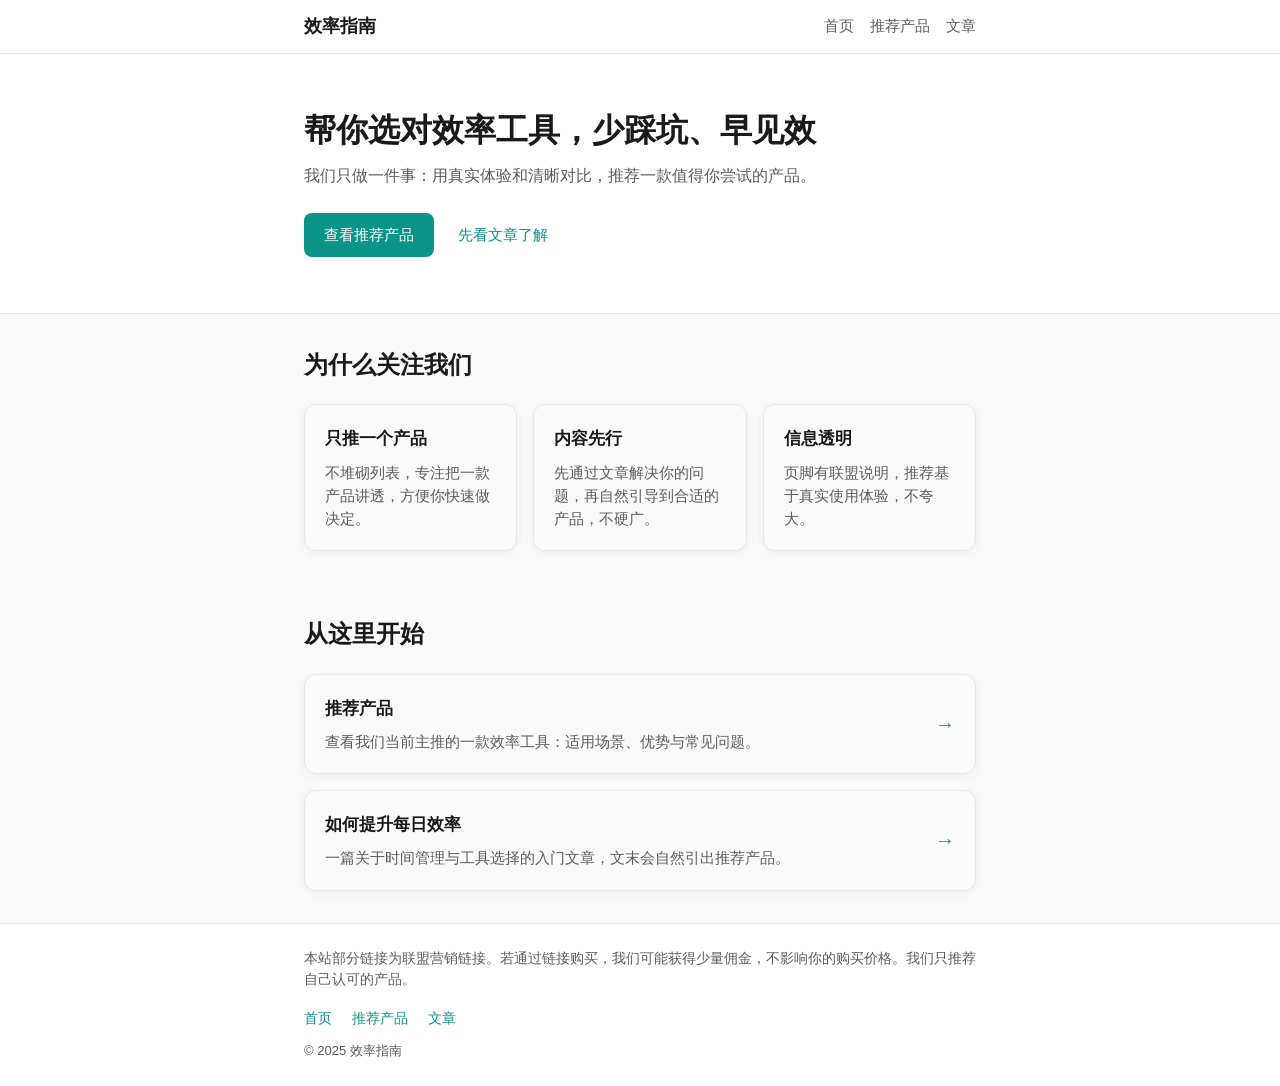
<file: affiliate-landing/index.html>
<!DOCTYPE html>
<html lang="zh-CN">
<head>
  <meta charset="UTF-8">
  <meta name="viewport" content="width=device-width, initial-scale=1.0">
  <title>效率提升指南 | 专注一件事：帮你选对工具</title>
  <meta name="description" content="我们专注评测与推荐真正好用的效率工具，用一篇文章讲清楚一个产品，助你少踩坑、早见效。">
  <link rel="canonical" href="https://your-username.github.io/affiliate-landing/">
  <meta property="og:title" content="效率提升指南 | 专注一件事：帮你选对工具">
  <meta property="og:description" content="我们专注评测与推荐真正好用的效率工具，用一篇文章讲清楚一个产品，助你少踩坑、早见效。">
  <meta property="og:type" content="website">
  <meta property="og:url" content="https://your-username.github.io/affiliate-landing/">
  <meta property="og:locale" content="zh_CN">
  <link rel="stylesheet" href="style.css">
</head>
<body>
  <header class="site-header">
    <div class="container">
      <a href="index.html" class="logo">效率指南</a>
      <nav class="nav">
        <a href="index.html">首页</a>
        <a href="product.html">推荐产品</a>
        <a href="articles/article-1.html">文章</a>
      </nav>
    </div>
  </header>

  <main>
    <section class="hero hero-home">
      <div class="container">
        <h1>帮你选对效率工具，少踩坑、早见效</h1>
        <p class="hero-sub">我们只做一件事：用真实体验和清晰对比，推荐一款值得你尝试的产品。</p>
        <div class="hero-cta">
          <a href="product.html" class="btn btn-primary">查看推荐产品</a>
          <a href="articles/article-1.html" class="btn btn-secondary">先看文章了解</a>
        </div>
      </div>
    </section>

    <section class="section section-intro">
      <div class="container">
        <h2>为什么关注我们</h2>
        <div class="card-grid">
          <article class="card">
            <h3>只推一个产品</h3>
            <p>不堆砌列表，专注把一款产品讲透，方便你快速做决定。</p>
          </article>
          <article class="card">
            <h3>内容先行</h3>
            <p>先通过文章解决你的问题，再自然引导到合适的产品，不硬广。</p>
          </article>
          <article class="card">
            <h3>信息透明</h3>
            <p>页脚有联盟说明，推荐基于真实使用体验，不夸大。</p>
          </article>
        </div>
      </div>
    </section>

    <section class="section section-entries">
      <div class="container">
        <h2>从这里开始</h2>
        <div class="entry-cards">
          <a href="product.html" class="card card-link">
            <h3>推荐产品</h3>
            <p>查看我们当前主推的一款效率工具：适用场景、优势与常见问题。</p>
            <span class="card-arrow">→</span>
          </a>
          <a href="articles/article-1.html" class="card card-link">
            <h3>如何提升每日效率</h3>
            <p>一篇关于时间管理与工具选择的入门文章，文末会自然引出推荐产品。</p>
            <span class="card-arrow">→</span>
          </a>
        </div>
      </div>
    </section>
  </main>

  <footer class="site-footer">
    <div class="container">
      <p class="disclaimer">本站部分链接为联盟营销链接。若通过链接购买，我们可能获得少量佣金，不影响你的购买价格。我们只推荐自己认可的产品。</p>
      <nav class="footer-nav">
        <a href="index.html">首页</a>
        <a href="product.html">推荐产品</a>
        <a href="articles/article-1.html">文章</a>
      </nav>
      <p class="copyright">&copy; 2025 效率指南</p>
    </div>
  </footer>
  <script src="script.js"></script>
</body>
</html>
</file>
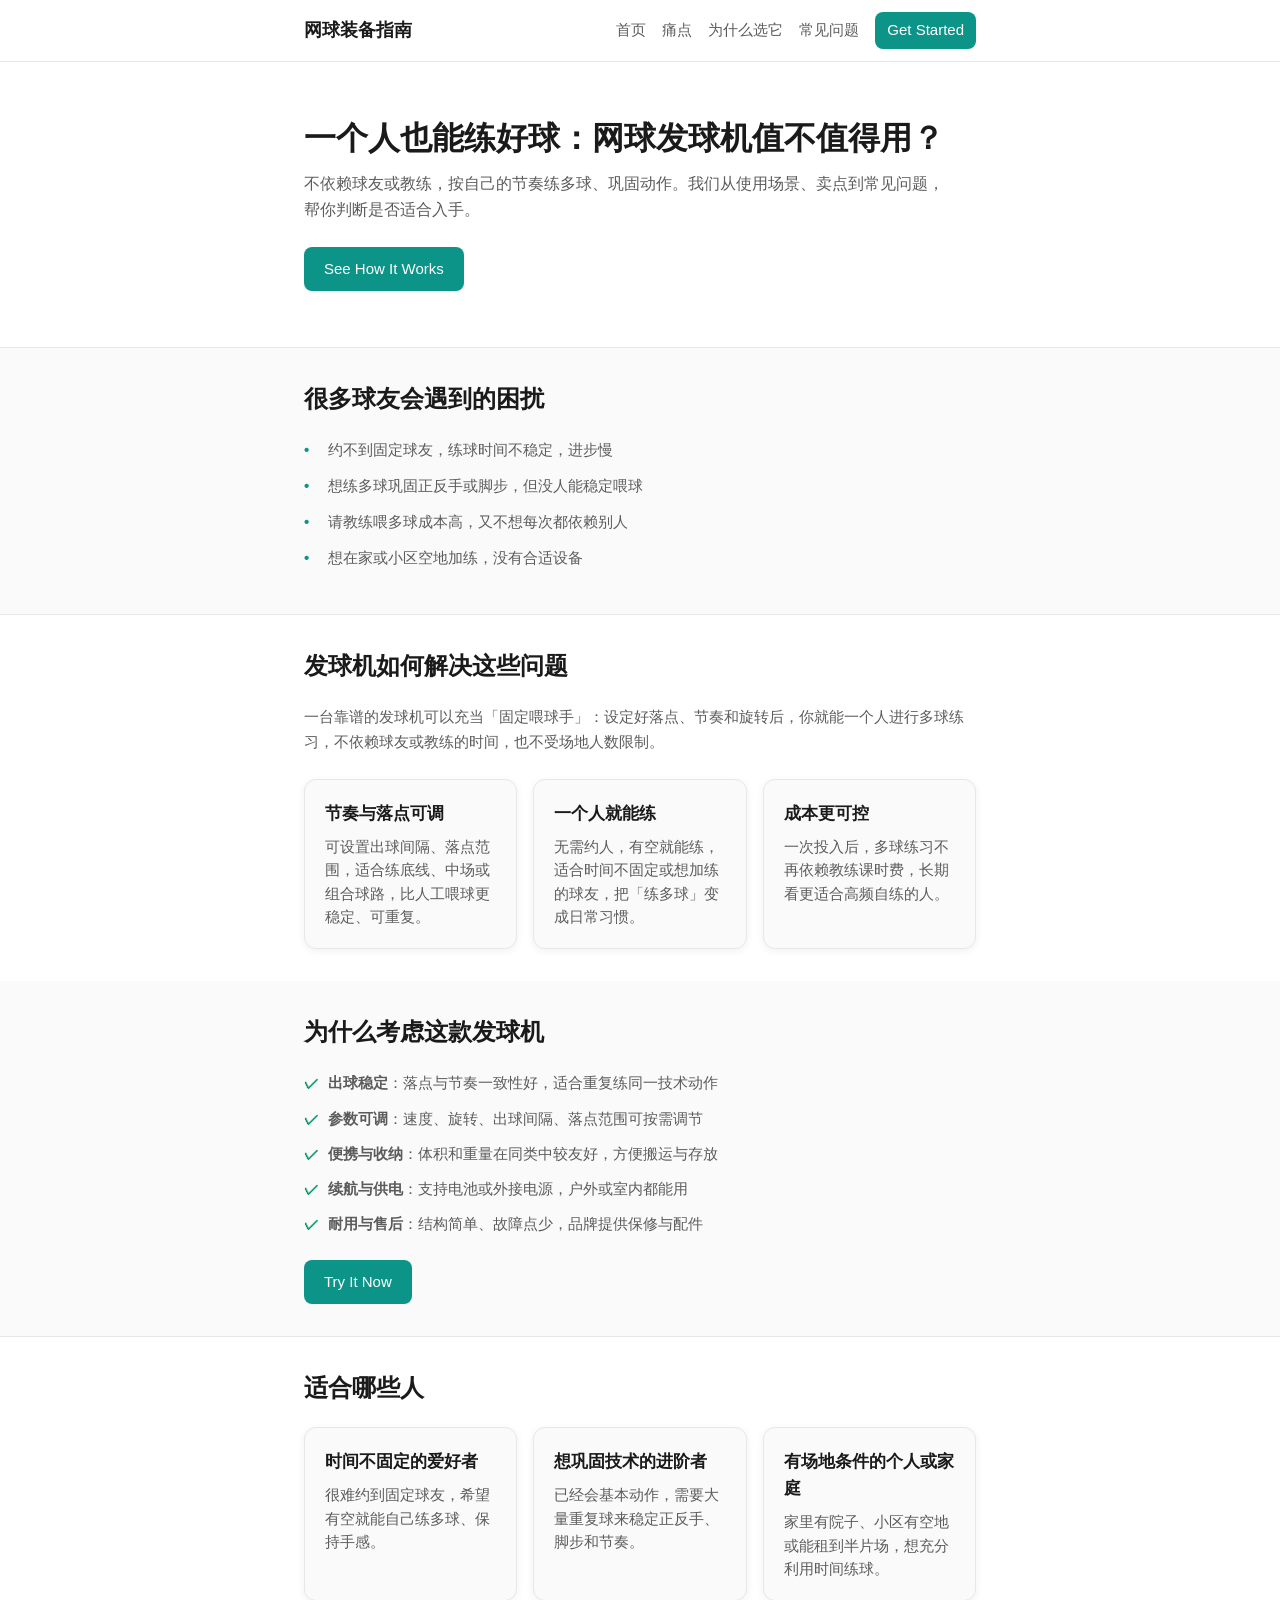
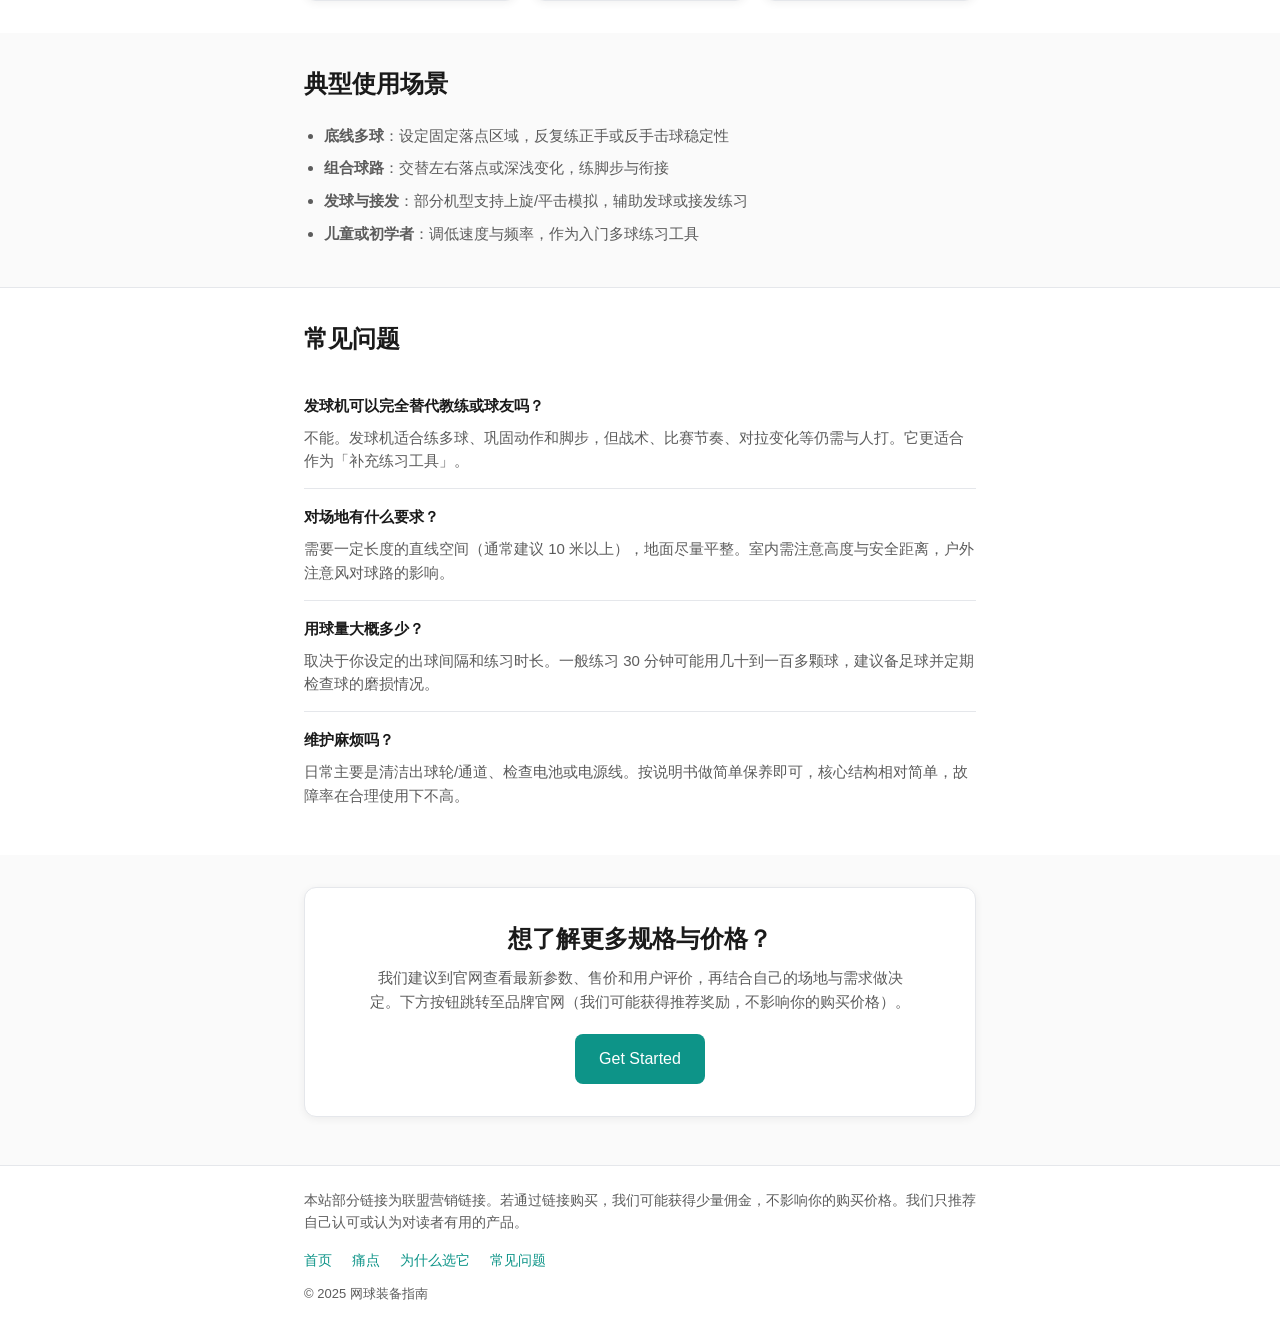
<file: affiliate-landing/product.html>
<!DOCTYPE html>
<html lang="zh-CN">
<head>
  <meta charset="UTF-8">
  <meta name="viewport" content="width=device-width, initial-scale=1.0">
  <title>网球发球机值得买吗？适合谁、怎么选 | 独立评测</title>
  <meta name="description" content="网球发球机适合一个人练球、巩固动作、练多球。本文从使用场景、核心卖点到常见问题，帮你判断值不值得入手。">
  <link rel="canonical" href="https://your-username.github.io/affiliate-landing/product.html">
  <meta property="og:title" content="网球发球机值得买吗？适合谁、怎么选 | 独立评测">
  <meta property="og:description" content="网球发球机适合一个人练球、巩固动作、练多球。本文从使用场景、核心卖点到常见问题，帮你判断值不值得入手。">
  <meta property="og:type" content="website">
  <meta property="og:url" content="https://your-username.github.io/affiliate-landing/product.html">
  <meta property="og:locale" content="zh_CN">
  <link rel="stylesheet" href="style.css">
</head>
<body>
  <header class="site-header">
    <div class="container">
      <a href="index.html" class="logo">网球装备指南</a>
      <nav class="nav">
        <a href="index.html">首页</a>
        <a href="#pain">痛点</a>
        <a href="#why">为什么选它</a>
        <a href="#faq">常见问题</a>
        <a href="go/product-name.html?from=nav" class="nav-cta cta-link" target="_blank" rel="noopener noreferrer">Get Started</a>
      </nav>
    </div>
  </header>

  <main>
    <section class="hero">
      <div class="container">
        <h1>一个人也能练好球：网球发球机值不值得用？</h1>
        <p class="hero-sub">不依赖球友或教练，按自己的节奏练多球、巩固动作。我们从使用场景、卖点到常见问题，帮你判断是否适合入手。</p>
        <a href="go/product-name.html?from=hero" class="btn btn-primary cta-link" target="_blank" rel="noopener noreferrer">See How It Works</a>
      </div>
    </section>

    <section class="section" id="pain">
      <div class="container">
        <h2>很多球友会遇到的困扰</h2>
        <ul class="pain-list">
          <li>约不到固定球友，练球时间不稳定，进步慢</li>
          <li>想练多球巩固正反手或脚步，但没人能稳定喂球</li>
          <li>请教练喂多球成本高，又不想每次都依赖别人</li>
          <li>想在家或小区空地加练，没有合适设备</li>
        </ul>
      </div>
    </section>

    <section class="section section-alt">
      <div class="container">
        <h2>发球机如何解决这些问题</h2>
        <p class="section-lead">一台靠谱的发球机可以充当「固定喂球手」：设定好落点、节奏和旋转后，你就能一个人进行多球练习，不依赖球友或教练的时间，也不受场地人数限制。</p>
        <div class="card-grid">
          <article class="card">
            <h3>节奏与落点可调</h3>
            <p>可设置出球间隔、落点范围，适合练底线、中场或组合球路，比人工喂球更稳定、可重复。</p>
          </article>
          <article class="card">
            <h3>一个人就能练</h3>
            <p>无需约人，有空就能练，适合时间不固定或想加练的球友，把「练多球」变成日常习惯。</p>
          </article>
          <article class="card">
            <h3>成本更可控</h3>
            <p>一次投入后，多球练习不再依赖教练课时费，长期看更适合高频自练的人。</p>
          </article>
        </div>
      </div>
    </section>

    <section class="section" id="why">
      <div class="container">
        <h2>为什么考虑这款发球机</h2>
        <ul class="benefit-list">
          <li><strong>出球稳定</strong>：落点与节奏一致性好，适合重复练同一技术动作</li>
          <li><strong>参数可调</strong>：速度、旋转、出球间隔、落点范围可按需调节</li>
          <li><strong>便携与收纳</strong>：体积和重量在同类中较友好，方便搬运与存放</li>
          <li><strong>续航与供电</strong>：支持电池或外接电源，户外或室内都能用</li>
          <li><strong>耐用与售后</strong>：结构简单、故障点少，品牌提供保修与配件</li>
        </ul>
        <a href="go/product-name.html?from=why" class="btn btn-primary cta-link" target="_blank" rel="noopener noreferrer">Try It Now</a>
      </div>
    </section>

    <section class="section section-alt">
      <div class="container">
        <h2>适合哪些人</h2>
        <div class="card-grid">
          <article class="card">
            <h3>时间不固定的爱好者</h3>
            <p>很难约到固定球友，希望有空就能自己练多球、保持手感。</p>
          </article>
          <article class="card">
            <h3>想巩固技术的进阶者</h3>
            <p>已经会基本动作，需要大量重复球来稳定正反手、脚步和节奏。</p>
          </article>
          <article class="card">
            <h3>有场地条件的个人或家庭</h3>
            <p>家里有院子、小区有空地或能租到半片场，想充分利用时间练球。</p>
          </article>
        </div>
      </div>
    </section>

    <section class="section">
      <div class="container">
        <h2>典型使用场景</h2>
        <ul class="scenario-list">
          <li><strong>底线多球</strong>：设定固定落点区域，反复练正手或反手击球稳定性</li>
          <li><strong>组合球路</strong>：交替左右落点或深浅变化，练脚步与衔接</li>
          <li><strong>发球与接发</strong>：部分机型支持上旋/平击模拟，辅助发球或接发练习</li>
          <li><strong>儿童或初学者</strong>：调低速度与频率，作为入门多球练习工具</li>
        </ul>
      </div>
    </section>

    <section class="section section-alt" id="faq">
      <div class="container">
        <h2>常见问题</h2>
        <dl class="faq-list">
          <div>
            <dt>发球机可以完全替代教练或球友吗？</dt>
            <dd>不能。发球机适合练多球、巩固动作和脚步，但战术、比赛节奏、对拉变化等仍需与人打。它更适合作为「补充练习工具」。</dd>
          </div>
          <div>
            <dt>对场地有什么要求？</dt>
            <dd>需要一定长度的直线空间（通常建议 10 米以上），地面尽量平整。室内需注意高度与安全距离，户外注意风对球路的影响。</dd>
          </div>
          <div>
            <dt>用球量大概多少？</dt>
            <dd>取决于你设定的出球间隔和练习时长。一般练习 30 分钟可能用几十到一百多颗球，建议备足球并定期检查球的磨损情况。</dd>
          </div>
          <div>
            <dt>维护麻烦吗？</dt>
            <dd>日常主要是清洁出球轮/通道、检查电池或电源线。按说明书做简单保养即可，核心结构相对简单，故障率在合理使用下不高。</dd>
          </div>
        </dl>
      </div>
    </section>

    <section class="section cta-section" id="cta">
      <div class="container">
        <div class="cta-block">
          <h2>想了解更多规格与价格？</h2>
          <p>我们建议到官网查看最新参数、售价和用户评价，再结合自己的场地与需求做决定。下方按钮跳转至品牌官网（我们可能获得推荐奖励，不影响你的购买价格）。</p>
          <a href="go/product-name.html?from=final" class="btn btn-primary btn-lg cta-link" target="_blank" rel="noopener noreferrer">Get Started</a>
        </div>
      </div>
    </section>
  </main>

  <footer class="site-footer">
    <div class="container">
      <p class="disclaimer">本站部分链接为联盟营销链接。若通过链接购买，我们可能获得少量佣金，不影响你的购买价格。我们只推荐自己认可或认为对读者有用的产品。</p>
      <nav class="footer-nav">
        <a href="index.html">首页</a>
        <a href="#pain">痛点</a>
        <a href="#why">为什么选它</a>
        <a href="#faq">常见问题</a>
      </nav>
      <p class="copyright">&copy; 2025 网球装备指南</p>
    </div>
  </footer>
  <script src="script.js"></script>
</body>
</html>
</file>
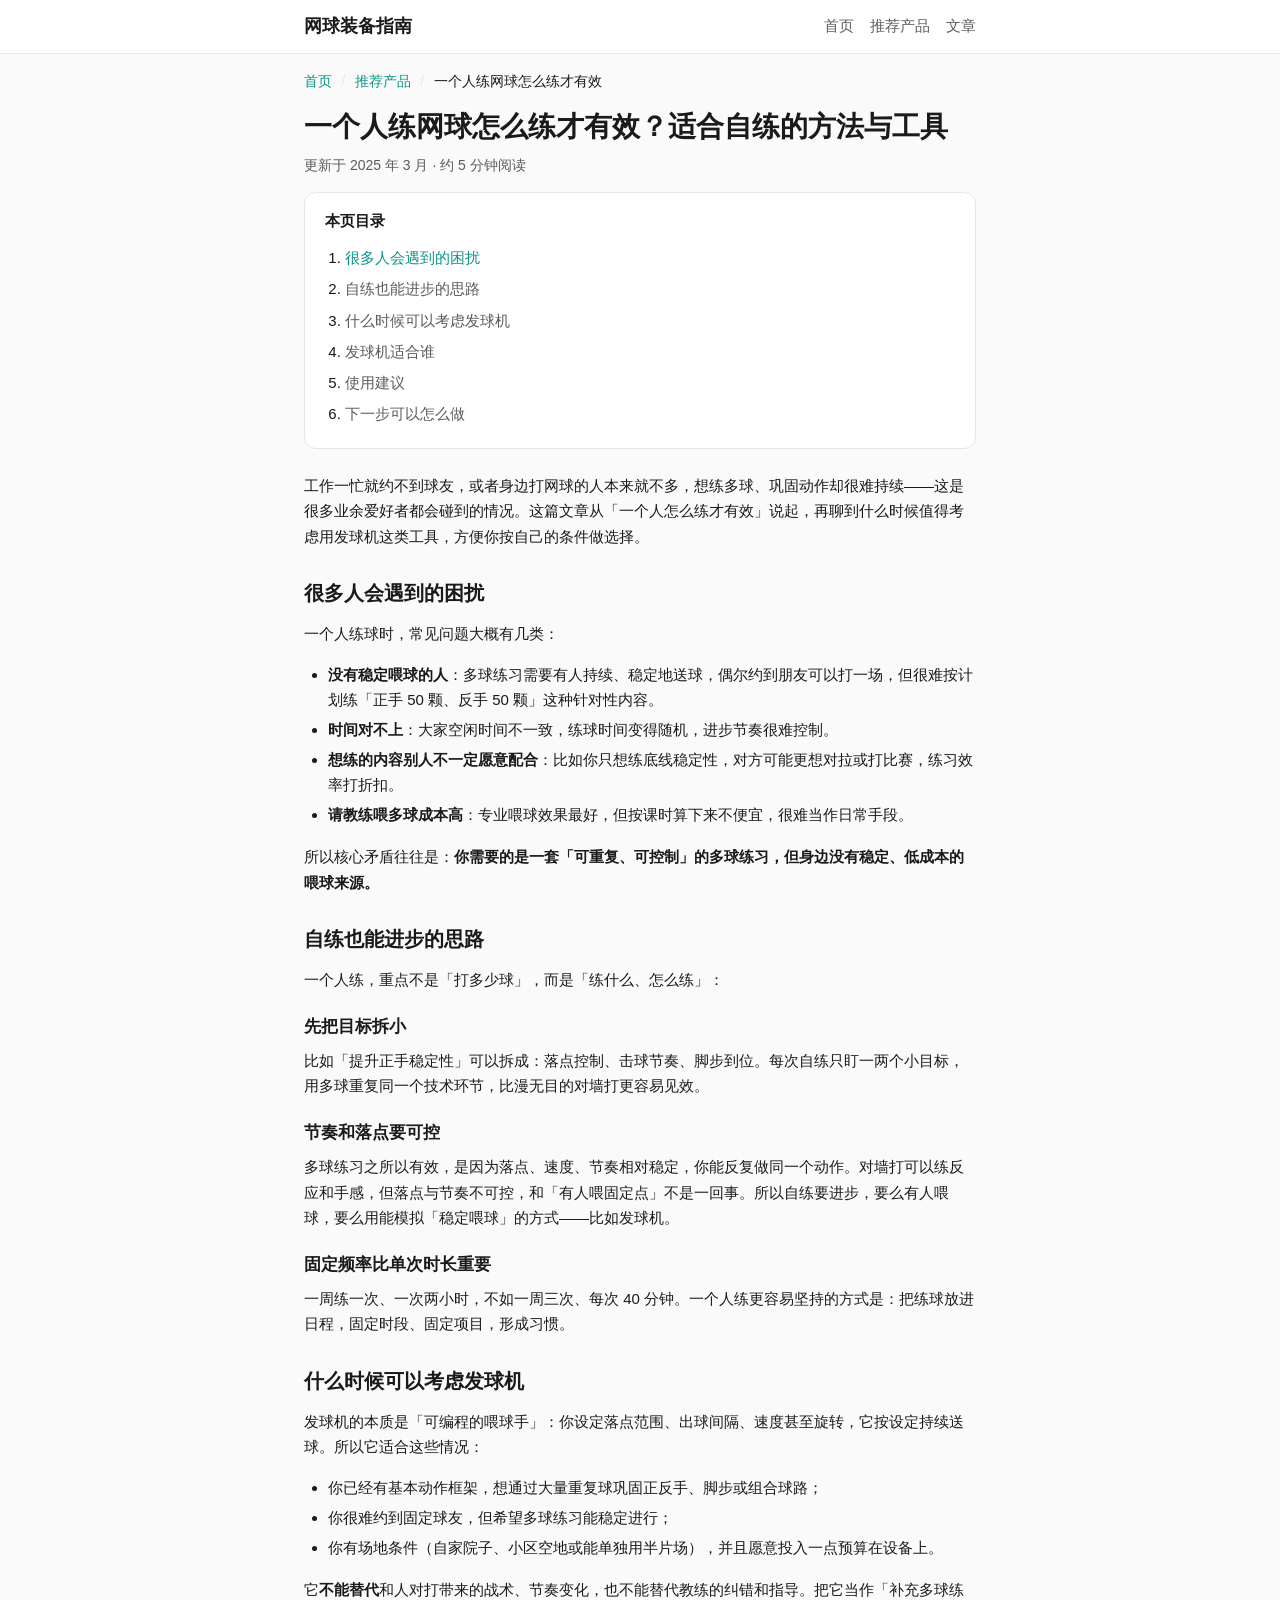
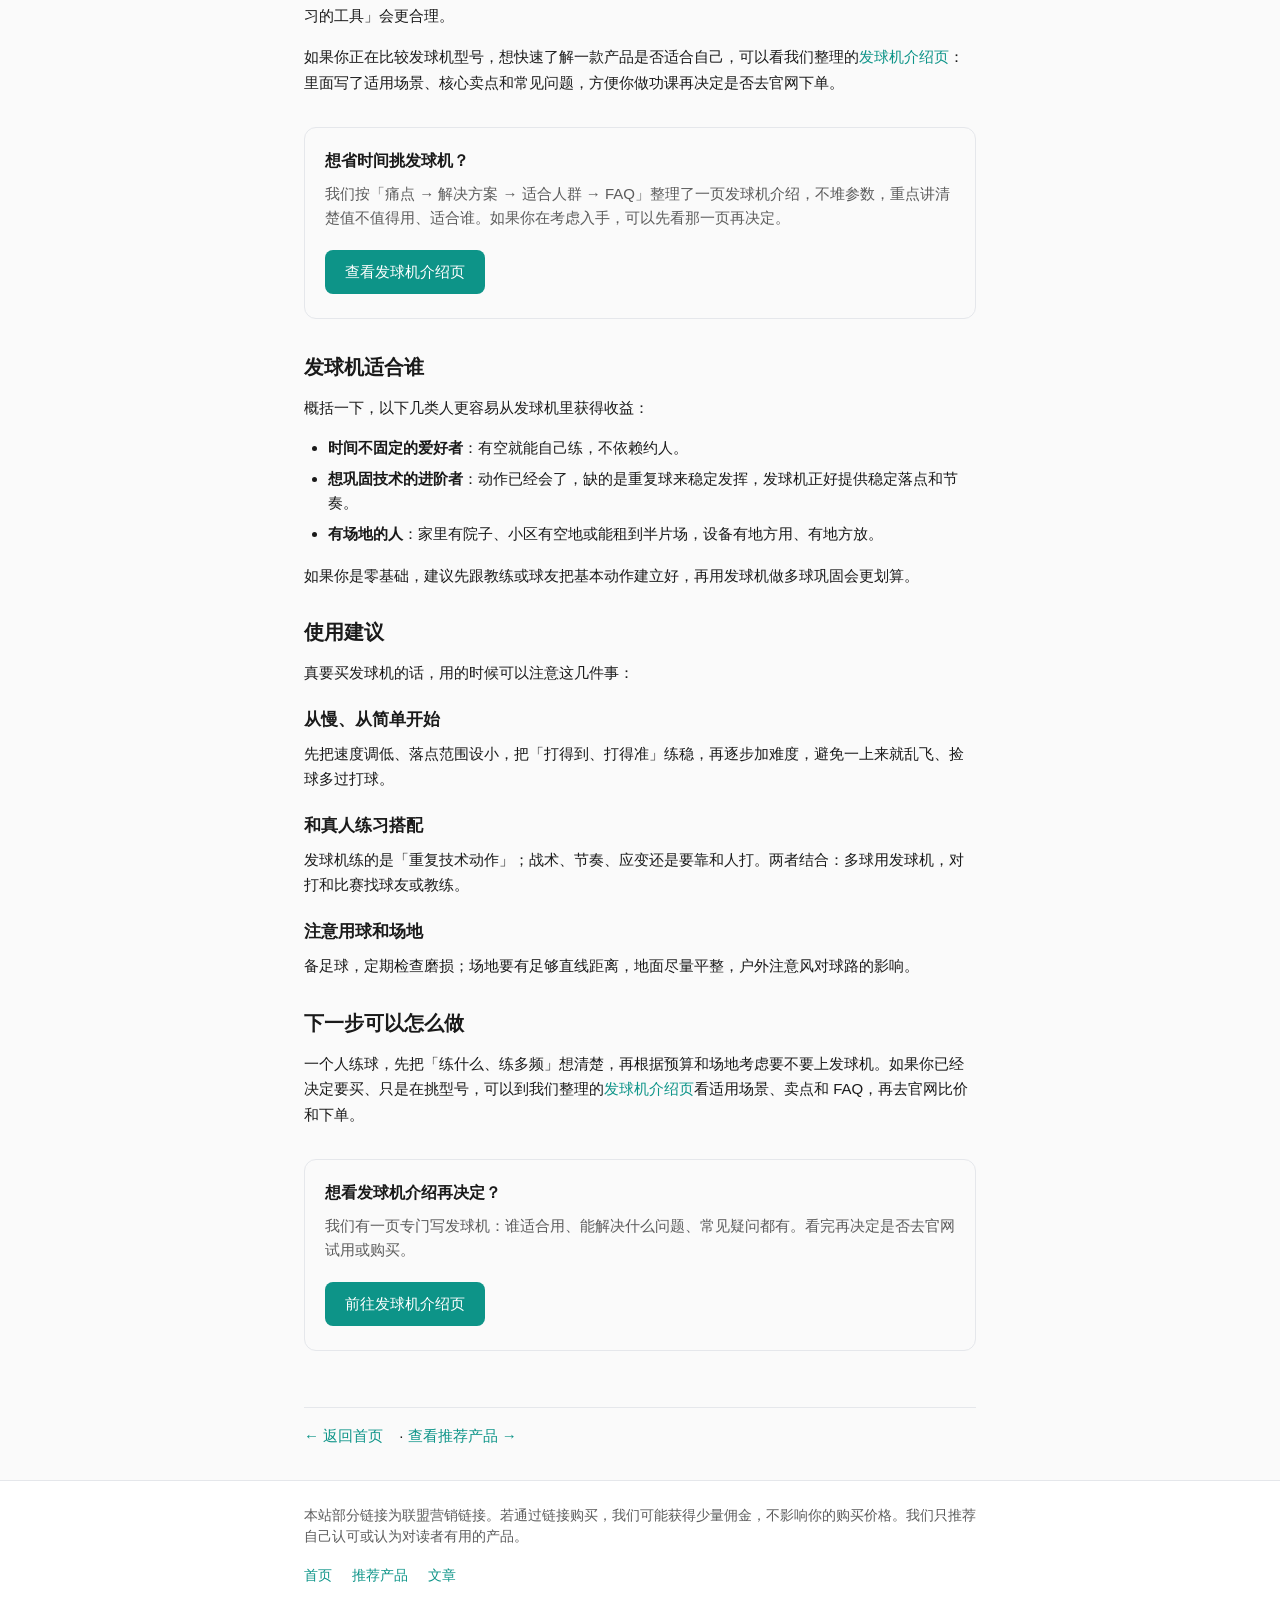
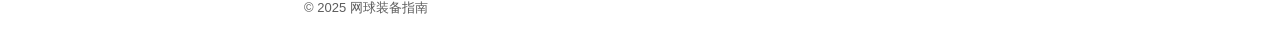
<file: affiliate-landing/articles/article-1.html>
<!DOCTYPE html>
<html lang="zh-CN">
<head>
  <meta charset="UTF-8">
  <meta name="viewport" content="width=device-width, initial-scale=1.0">
  <title>一个人练网球怎么练才有效？适合自练的方法与工具 | 网球装备指南</title>
  <meta name="description" content="约不到球友时如何保持进步？本文从多球练习、节奏控制到工具选择，帮你找到适合一个人的练球方式，并介绍何时考虑发球机。">
  <link rel="canonical" href="https://your-username.github.io/affiliate-landing/articles/article-1.html">
  <meta property="og:title" content="一个人练网球怎么练才有效？适合自练的方法与工具 | 网球装备指南">
  <meta property="og:description" content="约不到球友时如何保持进步？本文从多球练习、节奏控制到工具选择，帮你找到适合一个人的练球方式，并介绍何时考虑发球机。">
  <meta property="og:type" content="article">
  <meta property="og:url" content="https://your-username.github.io/affiliate-landing/articles/article-1.html">
  <meta property="og:locale" content="zh_CN">
  <link rel="stylesheet" href="../style.css">
</head>
<body>
  <header class="site-header">
    <div class="container">
      <a href="../index.html" class="logo">网球装备指南</a>
      <nav class="nav">
        <a href="../index.html">首页</a>
        <a href="../product.html">推荐产品</a>
        <a href="article-1.html">文章</a>
      </nav>
    </div>
  </header>

  <main class="article-page">
    <article class="container">
      <nav class="breadcrumb" aria-label="面包屑导航">
        <a href="../index.html">首页</a>
        <span class="breadcrumb-sep">/</span>
        <a href="../product.html">推荐产品</a>
        <span class="breadcrumb-sep">/</span>
        <span class="breadcrumb-current">一个人练网球怎么练才有效</span>
      </nav>

      <header class="article-header">
        <h1>一个人练网球怎么练才有效？适合自练的方法与工具</h1>
        <p class="article-meta">更新于 2025 年 3 月 · 约 5 分钟阅读</p>
      </header>

      <aside class="article-toc" aria-label="文章目录">
        <h2 class="toc-title">本页目录</h2>
        <ol class="toc-list">
          <li><a href="#pain">很多人会遇到的困扰</a></li>
          <li><a href="#solution">自练也能进步的思路</a></li>
          <li><a href="#tool">什么时候可以考虑发球机</a></li>
          <li><a href="#who">发球机适合谁</a></li>
          <li><a href="#tips">使用建议</a></li>
          <li><a href="#next">下一步可以怎么做</a></li>
        </ol>
      </aside>

      <div class="article-body">
        <p>工作一忙就约不到球友，或者身边打网球的人本来就不多，想练多球、巩固动作却很难持续——这是很多业余爱好者都会碰到的情况。这篇文章从「一个人怎么练才有效」说起，再聊到什么时候值得考虑用发球机这类工具，方便你按自己的条件做选择。</p>

        <h2 id="pain">很多人会遇到的困扰</h2>
        <p>一个人练球时，常见问题大概有几类：</p>
        <ul>
          <li><strong>没有稳定喂球的人</strong>：多球练习需要有人持续、稳定地送球，偶尔约到朋友可以打一场，但很难按计划练「正手 50 颗、反手 50 颗」这种针对性内容。</li>
          <li><strong>时间对不上</strong>：大家空闲时间不一致，练球时间变得随机，进步节奏很难控制。</li>
          <li><strong>想练的内容别人不一定愿意配合</strong>：比如你只想练底线稳定性，对方可能更想对拉或打比赛，练习效率打折扣。</li>
          <li><strong>请教练喂多球成本高</strong>：专业喂球效果最好，但按课时算下来不便宜，很难当作日常手段。</li>
        </ul>
        <p>所以核心矛盾往往是：<strong>你需要的是一套「可重复、可控制」的多球练习，但身边没有稳定、低成本的喂球来源。</strong></p>

        <h2 id="solution">自练也能进步的思路</h2>
        <p>一个人练，重点不是「打多少球」，而是「练什么、怎么练」：</p>
        <h3>先把目标拆小</h3>
        <p>比如「提升正手稳定性」可以拆成：落点控制、击球节奏、脚步到位。每次自练只盯一两个小目标，用多球重复同一个技术环节，比漫无目的对墙打更容易见效。</p>
        <h3>节奏和落点要可控</h3>
        <p>多球练习之所以有效，是因为落点、速度、节奏相对稳定，你能反复做同一个动作。对墙打可以练反应和手感，但落点与节奏不可控，和「有人喂固定点」不是一回事。所以自练要进步，要么有人喂球，要么用能模拟「稳定喂球」的方式——比如发球机。</p>
        <h3>固定频率比单次时长重要</h3>
        <p>一周练一次、一次两小时，不如一周三次、每次 40 分钟。一个人练更容易坚持的方式是：把练球放进日程，固定时段、固定项目，形成习惯。</p>

        <h2 id="tool">什么时候可以考虑发球机</h2>
        <p>发球机的本质是「可编程的喂球手」：你设定落点范围、出球间隔、速度甚至旋转，它按设定持续送球。所以它适合这些情况：</p>
        <ul>
          <li>你已经有基本动作框架，想通过大量重复球巩固正反手、脚步或组合球路；</li>
          <li>你很难约到固定球友，但希望多球练习能稳定进行；</li>
          <li>你有场地条件（自家院子、小区空地或能单独用半片场），并且愿意投入一点预算在设备上。</li>
        </ul>
        <p>它<strong>不能替代</strong>和人对打带来的战术、节奏变化，也不能替代教练的纠错和指导。把它当作「补充多球练习的工具」会更合理。</p>
        <p>如果你正在比较发球机型号，想快速了解一款产品是否适合自己，可以看我们整理的<a href="../product.html">发球机介绍页</a>：里面写了适用场景、核心卖点和常见问题，方便你做功课再决定是否去官网下单。</p>

        <section class="article-cta article-cta-soft" aria-label="推荐阅读">
          <h3>想省时间挑发球机？</h3>
          <p>我们按「痛点 → 解决方案 → 适合人群 → FAQ」整理了一页发球机介绍，不堆参数，重点讲清楚值不值得用、适合谁。如果你在考虑入手，可以先看那一页再决定。</p>
          <a href="../product.html" class="btn btn-primary">查看发球机介绍页</a>
        </section>

        <h2 id="who">发球机适合谁</h2>
        <p>概括一下，以下几类人更容易从发球机里获得收益：</p>
        <ul>
          <li><strong>时间不固定的爱好者</strong>：有空就能自己练，不依赖约人。</li>
          <li><strong>想巩固技术的进阶者</strong>：动作已经会了，缺的是重复球来稳定发挥，发球机正好提供稳定落点和节奏。</li>
          <li><strong>有场地的人</strong>：家里有院子、小区有空地或能租到半片场，设备有地方用、有地方放。</li>
        </ul>
        <p>如果你是零基础，建议先跟教练或球友把基本动作建立好，再用发球机做多球巩固会更划算。</p>

        <h2 id="tips">使用建议</h2>
        <p>真要买发球机的话，用的时候可以注意这几件事：</p>
        <h3>从慢、从简单开始</h3>
        <p>先把速度调低、落点范围设小，把「打得到、打得准」练稳，再逐步加难度，避免一上来就乱飞、捡球多过打球。</p>
        <h3>和真人练习搭配</h3>
        <p>发球机练的是「重复技术动作」；战术、节奏、应变还是要靠和人打。两者结合：多球用发球机，对打和比赛找球友或教练。</p>
        <h3>注意用球和场地</h3>
        <p>备足球，定期检查磨损；场地要有足够直线距离，地面尽量平整，户外注意风对球路的影响。</p>

        <h2 id="next">下一步可以怎么做</h2>
        <p>一个人练球，先把「练什么、练多频」想清楚，再根据预算和场地考虑要不要上发球机。如果你已经决定要买、只是在挑型号，可以到我们整理的<a href="../product.html">发球机介绍页</a>看适用场景、卖点和 FAQ，再去官网比价和下单。</p>

        <section class="article-cta article-cta-soft" aria-label="推荐阅读">
          <h3>想看发球机介绍再决定？</h3>
          <p>我们有一页专门写发球机：谁适合用、能解决什么问题、常见疑问都有。看完再决定是否去官网试用或购买。</p>
          <a href="../product.html" class="btn btn-primary">前往发球机介绍页</a>
        </section>
      </div>

      <footer class="article-footer">
        <p><a href="../index.html">← 返回首页</a> · <a href="../product.html">查看推荐产品 →</a></p>
      </footer>
    </article>
  </main>

  <footer class="site-footer">
    <div class="container">
      <p class="disclaimer">本站部分链接为联盟营销链接。若通过链接购买，我们可能获得少量佣金，不影响你的购买价格。我们只推荐自己认可或认为对读者有用的产品。</p>
      <nav class="footer-nav">
        <a href="../index.html">首页</a>
        <a href="../product.html">推荐产品</a>
        <a href="article-1.html">文章</a>
      </nav>
      <p class="copyright">&copy; 2025 网球装备指南</p>
    </div>
  </footer>
  <script src="../script.js"></script>
</body>
</html>
</file>
<file: affiliate-landing/style.css>
/* ===== 基础与变量 ===== */
:root {
  --color-bg: #fafafa;
  --color-surface: #ffffff;
  --color-text: #1a1a1a;
  --color-text-muted: #5c5c5c;
  --color-primary: #0d9488;
  --color-primary-hover: #0f766e;
  --color-border: #e5e7eb;
  --radius: 8px;
  --radius-lg: 12px;
  --shadow: 0 1px 3px rgba(0, 0, 0, 0.08);
  --shadow-card: 0 2px 8px rgba(0, 0, 0, 0.06);
  --font-sans: -apple-system, BlinkMacSystemFont, "Segoe UI", Roboto, "Helvetica Neue", Arial, sans-serif;
}

*,
*::before,
*::after {
  box-sizing: border-box;
}

html {
  font-size: 16px;
  -webkit-text-size-adjust: 100%;
  scroll-behavior: smooth;
}

body {
  margin: 0;
  font-family: var(--font-sans);
  background: var(--color-bg);
  color: var(--color-text);
  line-height: 1.6;
}

a {
  color: var(--color-primary);
  text-decoration: none;
}

a:hover {
  text-decoration: underline;
}

/* ===== 布局 ===== */
.container {
  width: 100%;
  max-width: 720px;
  margin: 0 auto;
  padding: 0 1.25rem;
}

@media (min-width: 768px) {
  .container {
    padding: 0 1.5rem;
  }
}

/* ===== 页头 ===== */
.site-header {
  background: var(--color-surface);
  border-bottom: 1px solid var(--color-border);
  padding: 0.75rem 0;
  position: sticky;
  top: 0;
  z-index: 10;
}

.site-header .container {
  display: flex;
  align-items: center;
  justify-content: space-between;
  flex-wrap: wrap;
  gap: 0.75rem;
}

.logo {
  font-weight: 700;
  font-size: 1.125rem;
  color: var(--color-text);
  text-decoration: none;
}

.logo:hover {
  text-decoration: none;
  color: var(--color-primary);
}

.nav {
  display: flex;
  align-items: center;
  flex-wrap: wrap;
  gap: 1rem;
}

.nav a {
  color: var(--color-text-muted);
  font-size: 0.9375rem;
}

.nav a:hover {
  color: var(--color-primary);
}

.nav-cta {
  padding: 0.4rem 0.75rem;
  background: var(--color-primary);
  color: #fff !important;
  border-radius: var(--radius);
  font-weight: 500;
}

.nav-cta:hover {
  background: var(--color-primary-hover);
  text-decoration: none;
}

/* ===== 按钮 ===== */
.btn {
  display: inline-block;
  padding: 0.625rem 1.25rem;
  border-radius: var(--radius);
  font-size: 0.9375rem;
  font-weight: 500;
  text-align: center;
  cursor: pointer;
  border: none;
  transition: background 0.2s, color 0.2s;
  text-decoration: none;
  font-family: inherit;
}

.btn:hover {
  text-decoration: none;
}

.btn-primary {
  background: var(--color-primary);
  color: #fff;
}

.btn-primary:hover {
  background: var(--color-primary-hover);
}

.btn-lg {
  padding: 0.75rem 1.5rem;
  font-size: 1rem;
}

/* ===== Hero ===== */
.hero {
  padding: 2.5rem 0;
  background: var(--color-surface);
  border-bottom: 1px solid var(--color-border);
}

@media (min-width: 768px) {
  .hero {
    padding: 3.5rem 0;
  }
}

.hero h1 {
  margin: 0 0 0.75rem;
  font-size: 1.75rem;
  font-weight: 700;
  line-height: 1.3;
}

@media (min-width: 768px) {
  .hero h1 {
    font-size: 2rem;
  }
}

.hero-sub {
  margin: 0 0 1.5rem;
  font-size: 1rem;
  color: var(--color-text-muted);
  max-width: 40em;
  line-height: 1.6;
}

/* ===== 通用区块 ===== */
.section {
  padding: 2rem 0;
}

.section-alt {
  background: var(--color-surface);
  border-top: 1px solid var(--color-border);
}

.section h2 {
  margin: 0 0 1.25rem;
  font-size: 1.375rem;
  font-weight: 600;
}

@media (min-width: 768px) {
  .section h2 {
    font-size: 1.5rem;
  }
}

.section-lead {
  margin: 0 0 1.5rem;
  font-size: 0.9375rem;
  color: var(--color-text-muted);
  line-height: 1.65;
}

/* ===== 痛点列表 ===== */
.pain-list {
  list-style: none;
  padding: 0;
  margin: 0;
}

.pain-list li {
  position: relative;
  padding-left: 1.5rem;
  margin-bottom: 0.75rem;
  font-size: 0.9375rem;
  color: var(--color-text-muted);
}

.pain-list li::before {
  content: "•";
  position: absolute;
  left: 0;
  color: var(--color-primary);
  font-weight: 700;
}

/* ===== 卡片 ===== */
.card {
  background: var(--color-bg);
  border: 1px solid var(--color-border);
  border-radius: var(--radius-lg);
  padding: 1.25rem;
  box-shadow: var(--shadow-card);
}

.card h3 {
  margin: 0 0 0.5rem;
  font-size: 1.0625rem;
  font-weight: 600;
}

.card p {
  margin: 0;
  font-size: 0.9375rem;
  color: var(--color-text-muted);
  line-height: 1.55;
}

.card-grid {
  display: grid;
  gap: 1rem;
}

@media (min-width: 600px) {
  .card-grid {
    grid-template-columns: repeat(3, 1fr);
  }
}

@media (min-width: 600px) and (max-width: 767px) {
  .card-grid {
    grid-template-columns: repeat(2, 1fr);
  }
}

.entry-cards {
  display: flex;
  flex-direction: column;
  gap: 1rem;
}

.card-link {
  display: block;
  color: inherit;
  text-decoration: none;
  position: relative;
  padding-right: 2.5rem;
}

.card-link:hover {
  text-decoration: none;
  border-color: var(--color-primary);
  box-shadow: 0 4px 12px rgba(13, 148, 136, 0.1);
}

.card-link .card-arrow {
  position: absolute;
  right: 1.25rem;
  top: 50%;
  transform: translateY(-50%);
  color: var(--color-primary);
  font-size: 1.25rem;
}

/* ===== 优势列表 ===== */
.benefit-list {
  list-style: none;
  padding: 0;
  margin: 0 0 1.5rem;
}

.benefit-list li {
  position: relative;
  padding-left: 1.5rem;
  margin-bottom: 0.75rem;
  font-size: 0.9375rem;
  color: var(--color-text-muted);
  line-height: 1.55;
}

.benefit-list li::before {
  content: "✓";
  position: absolute;
  left: 0;
  color: #059669;
  font-weight: 700;
}

/* ===== 使用场景列表 ===== */
.scenario-list {
  margin: 0;
  padding-left: 1.25rem;
  font-size: 0.9375rem;
  color: var(--color-text-muted);
  line-height: 1.65;
}

.scenario-list li {
  margin-bottom: 0.5rem;
}

/* ===== FAQ ===== */
.faq-list {
  list-style: none;
  padding: 0;
  margin: 0;
}

.faq-list > div {
  border-bottom: 1px solid var(--color-border);
  padding: 1rem 0;
}

.faq-list > div:last-child {
  border-bottom: none;
}

.faq-list dt {
  margin: 0;
  font-weight: 600;
  font-size: 0.9375rem;
  color: var(--color-text);
}

.faq-list dd {
  margin: 0.5rem 0 0;
  font-size: 0.9375rem;
  color: var(--color-text-muted);
  line-height: 1.55;
}

/* ===== 最终 CTA 区块 ===== */
.cta-section {
  padding: 2rem 0 3rem;
}

.cta-block {
  text-align: center;
  padding: 2rem 1.5rem;
  background: var(--color-surface);
  border: 1px solid var(--color-border);
  border-radius: var(--radius-lg);
  box-shadow: var(--shadow-card);
}

.cta-block h2 {
  margin: 0 0 0.5rem;
}

.cta-block p {
  margin: 0 0 1.25rem;
  font-size: 0.9375rem;
  color: var(--color-text-muted);
  max-width: 36em;
  margin-left: auto;
  margin-right: auto;
  line-height: 1.6;
}

/* ===== 页脚 ===== */
.site-footer {
  margin-top: 0;
  padding: 1.5rem 0;
  background: var(--color-surface);
  border-top: 1px solid var(--color-border);
  font-size: 0.875rem;
  color: var(--color-text-muted);
}

.disclaimer {
  margin: 0 0 1rem;
  max-width: 56em;
  line-height: 1.55;
}

.footer-nav {
  margin-bottom: 0.75rem;
}

.footer-nav a {
  margin-right: 1rem;
}

.copyright {
  margin: 0;
  font-size: 0.8125rem;
}

/* ===== 文章页：面包屑 ===== */
.article-page .breadcrumb {
  padding: 1rem 0 0.5rem;
  font-size: 0.875rem;
  color: var(--color-text-muted);
}

.breadcrumb a:hover {
  text-decoration: underline;
}

.breadcrumb-sep {
  margin: 0 0.35rem;
  color: var(--color-border);
}

.breadcrumb-current {
  color: var(--color-text);
}

/* ===== 文章页：标题与元信息 ===== */
.article-header {
  padding: 0.5rem 0 1rem;
}

.article-header h1 {
  margin: 0 0 0.5rem;
  font-size: 1.5rem;
  font-weight: 700;
  line-height: 1.35;
}

@media (min-width: 768px) {
  .article-header h1 {
    font-size: 1.75rem;
  }
}

.article-meta {
  margin: 0;
  font-size: 0.875rem;
  color: var(--color-text-muted);
}

/* ===== 文章页：目录 ===== */
.article-toc {
  margin-bottom: 1.5rem;
  padding: 1rem 1.25rem;
  background: var(--color-surface);
  border: 1px solid var(--color-border);
  border-radius: var(--radius-lg);
}

.toc-title {
  margin: 0 0 0.75rem;
  font-size: 0.9375rem;
  font-weight: 600;
  color: var(--color-text);
}

.toc-list {
  margin: 0;
  padding-left: 1.25rem;
  font-size: 0.9375rem;
  line-height: 1.7;
}

.toc-list a {
  color: var(--color-text-muted);
}

.toc-list a:hover {
  color: var(--color-primary);
}

.toc-list li {
  margin-bottom: 0.35rem;
}

.toc-list li.active a {
  color: var(--color-primary);
  font-weight: 500;
}

/* ===== 文章页：正文 ===== */
.article-body {
  padding: 0 0 1.5rem;
}

.article-body h2 {
  margin: 1.75rem 0 0.75rem;
  font-size: 1.25rem;
  font-weight: 600;
  scroll-margin-top: 4rem;
}

.article-body h3 {
  margin: 1.25rem 0 0.5rem;
  font-size: 1.0625rem;
  font-weight: 600;
}

.article-body p {
  margin: 0 0 1rem;
  font-size: 0.9375rem;
  color: var(--color-text);
  line-height: 1.7;
}

.article-body ul,
.article-body ol {
  margin: 0 0 1rem;
  padding-left: 1.5rem;
  font-size: 0.9375rem;
  color: var(--color-text);
  line-height: 1.65;
}

.article-body li {
  margin-bottom: 0.35rem;
}

/* ===== 文章页：软 CTA 区块 ===== */
.article-cta {
  margin: 2rem 0;
  padding: 1.25rem 1.25rem 1.5rem;
  background: var(--color-surface);
  border: 1px solid var(--color-border);
  border-radius: var(--radius-lg);
}

.article-cta-soft {
  background: var(--color-bg);
}

.article-cta h3 {
  margin: 0 0 0.5rem;
  font-size: 1rem;
  font-weight: 600;
}

.article-cta p {
  margin: 0 0 1rem;
  font-size: 0.9375rem;
  color: var(--color-text-muted);
  line-height: 1.6;
}

.article-cta .btn {
  margin-top: 0.25rem;
}

/* ===== 文章页：文末导航 ===== */
.article-footer {
  padding: 1rem 0 2rem;
  border-top: 1px solid var(--color-border);
  font-size: 0.9375rem;
}

.article-footer p {
  margin: 0;
}

.article-footer a {
  margin-right: 0.75rem;
}
</file>
